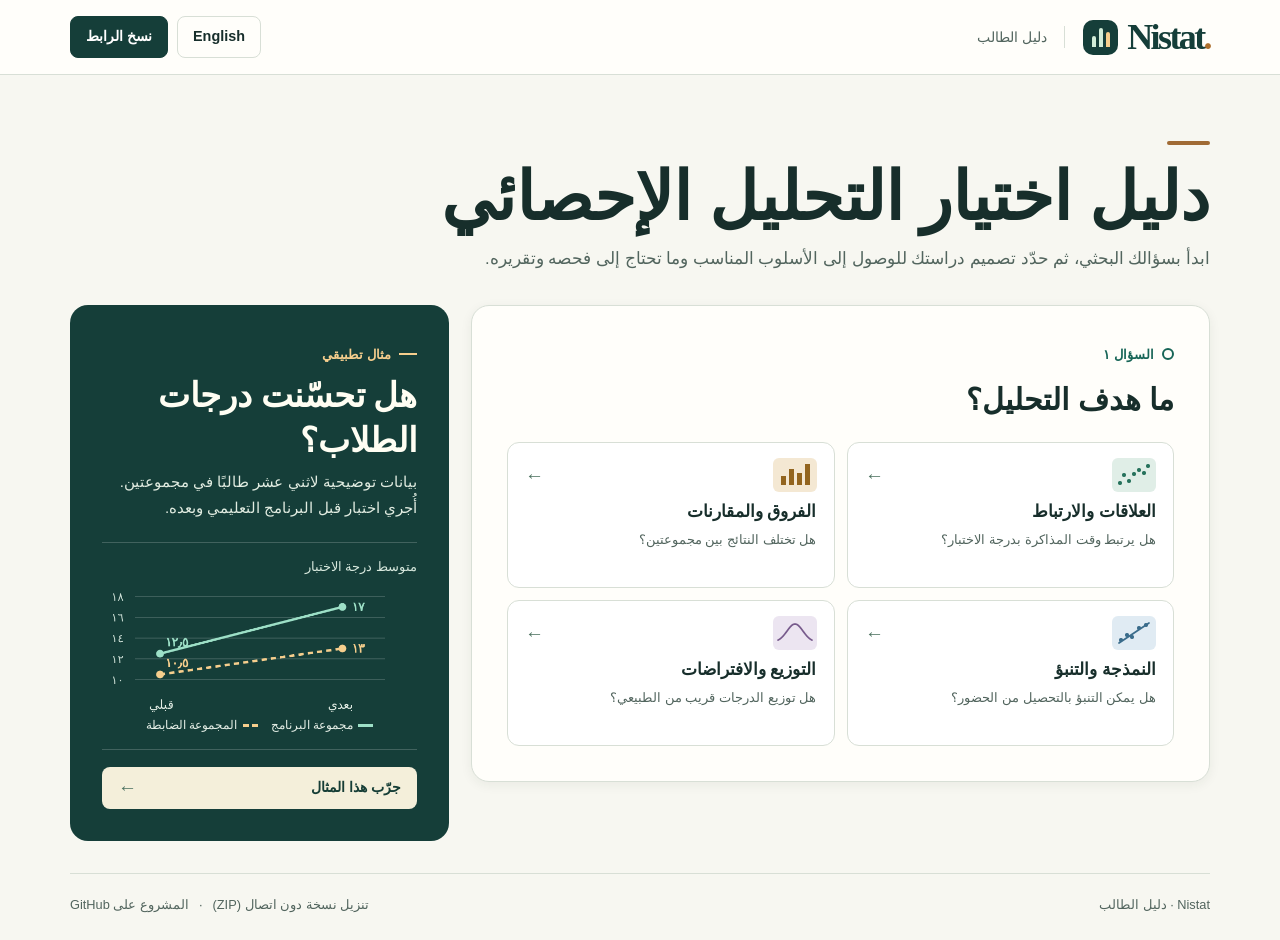
<file: students/index.html>
<!doctype html>
<html lang="ar" dir="rtl">
<head>
  <meta charset="utf-8">
  <meta name="viewport" content="width=device-width, initial-scale=1">
  <meta name="theme-color" content="#f7f7f1">
  <meta name="description" content="دليل نيستات للطلاب لاختيار الأسلوب الإحصائي خطوة بخطوة، بالعربية والإنجليزية.">
  <title>نيستات | دليل الطالب للتحليل الإحصائي</title>
  <style>
:root {
  color-scheme: light;
  --paper: #f7f7f1;
  --surface: #fffefa;
  --ink: #172e2b;
  --muted: #52655e;
  --line: #d8dfd6;
  --teal: #176557;
  --dark: #153e39;
  --aqua: #9de0c7;
  --gold: #f6ce8d;
  --sans: "DM Sans", "Noto Sans Arabic", "Segoe UI", Tahoma, Arial, sans-serif;
  --display: "Noto Naskh Arabic", Georgia, "Times New Roman", serif;
}
* { box-sizing: border-box; }
body { margin: 0; background: var(--paper); color: var(--ink); font: 16px/1.6 var(--sans); }
button, textarea { font: inherit; }
button, a { -webkit-tap-highlight-color: transparent; }
button { color: inherit; cursor: pointer; }
a { color: inherit; text-underline-offset: .2em; }
:focus-visible { outline: 3px solid #bf7526; outline-offset: 4px; }
h1, h2, h3, p, figure, ol { margin: 0; }
.wrap { width: min(1140px, calc(100% - 80px)); margin-inline: auto; }
.topbar { border-bottom: 1px solid var(--line); background: var(--surface); }
.nav, .brand, .nav-actions, .footer, .footer nav, .panel-line, .result-links, .dialog-actions {
  display: flex; align-items: center;
}
.nav { min-height: 74px; gap: 18px; }
.brand { gap: 9px; text-decoration: none; direction: ltr; }
.mark { height: 35px; width: 35px; display: flex; justify-content: center; align-items: flex-end;
  gap: 3px; background: var(--dark); border-radius: 10px; padding: 8px; }
.mark i { background: #d1edd8; border-radius: 2px 2px 0 0; width: 4px; height: 55%; }
.mark i:nth-child(2) { height: 100%; }
.mark i:last-child { height: 75%; background: var(--gold); }
.wordmark { font: 700 36px/.95 Georgia, serif; letter-spacing: -2.6px; color: var(--dark); }
.wordmark span { color: #ac6e2c; }
.product-label { padding-inline-start: 17px; border-inline-start: 1px solid var(--line); color: var(--muted); font-size: .87rem; }
.nav-actions { gap: 9px; margin-inline-start: auto; }
.nav-button, .text-button, .button-solid, .case-action, .reference-link {
  display: inline-flex; align-items: center; justify-content: center; gap: .5rem;
  min-height: 42px; padding: 7px 15px; border-radius: 8px; border: 1px solid var(--line);
  font-size: .9rem; line-height: 1.5; font-weight: 600; background: transparent; text-decoration: none;
}
.nav-button:hover, .text-button:hover, .reference-link:hover { background: #edf2e9; border-color: #a9bcaf; }
.nav-button.share, .button-solid { background: var(--dark); color: #fff; border-color: var(--dark); }
.nav-button.share:hover, .button-solid:hover { background: #21574c; }
.skip-link { position: fixed; z-index: 8; top: 8px; inset-inline-start: 12px; padding: 9px 15px;
  background: white; border: 2px solid var(--teal); transform: translateY(-160%); }
.skip-link:focus { transform: translateY(0); }
.intro { padding-block: clamp(32px, 5.2vw, 66px) 31px; }
.intro::before { content: ""; display: block; width: 43px; height: 4px; margin-block-end: 14px; border-radius: 2px; background: #a06b35; }
.intro h1 { font: 650 clamp(2.65rem, 5.2vw, 4.25rem)/1.18 var(--display); color: var(--ink); }
.intro p { color: var(--muted); max-width: 79ch; margin-block-start: 6px; font-size: 1.04rem; line-height: 1.85; }
[lang="en"] .intro h1 { letter-spacing: -.057em; font-weight: 500; }
.workspace { display: grid; grid-template-columns: minmax(0, 1.95fr) minmax(270px, 1fr); gap: 22px; align-items: start; }
.panel { border: 1px solid var(--line); background: var(--surface); border-radius: 18px; }
.guide-panel { padding: clamp(20px, 2.8vw, 35px); min-width: 0; box-shadow: 0 3px 12px #1c2c2010; }
.panel-line { justify-content: space-between; gap: 10px; margin-bottom: 10px; min-height: 26px; }
.step-tag, .case-label { display: inline-flex; align-items: center; gap: 8px; font-size: .82rem; font-weight: 700; color: var(--teal); }
.step-tag::before { content: ""; height: 8px; width: 8px; border: 2px solid var(--teal); border-radius: 50%; }
h2 { font-size: clamp(1.35rem, 2.5vw, 1.9rem); line-height: 1.45; text-wrap: pretty; }
h2:focus, main:focus { outline: none; }
.choice-grid { margin-top: 21px; display: grid; grid-template-columns: repeat(2, minmax(0,1fr)); gap: 12px; }
.tile, .option {
  background: #fff; border: 1px solid var(--line); border-radius: 12px;
  text-align: start; transition: background .14s, border-color .14s, box-shadow .14s;
}
.tile { min-height: 146px; padding: 15px 17px; display: grid; grid-template-columns: 1fr auto; gap: 4px 12px; align-content: start; }
.tile:hover, .option:hover { border-color: #6f9c87; background: #f4f8f1; box-shadow: 0 2px 6px #1f473411; }
.tile-name { font-size: 1.04rem; font-weight: 700; grid-column: 1/-1; margin-top: 4px; line-height: 1.48; }
.tile-caption { color: var(--muted); font-size: .84rem; line-height: 1.6; grid-column: 1/-1; }
.tile-plot { width: 44px; height: 34px; display: block; border-radius: 6px; }
.arrow { font: 500 19px/1 Arial, sans-serif; display: inline-block; align-self: center; color: #517564; }
[dir="rtl"] .flow-arrow { transform: scaleX(-1); }
.option-list { display: grid; gap: 9px; margin-top: 21px; }
.option { min-height: 54px; display: flex; align-items: center; justify-content: space-between; gap: 15px; padding: 12px 15px; font-weight: 550; }
.quiet { padding: 5px 0; min-height: 40px; border: 0; background: transparent; color: var(--teal); text-decoration: underline;
  text-underline-offset: 4px; font-size: .85rem; font-weight: 600; }
.side-panel { min-width: 0; }
.case { border-radius: 18px; background: var(--dark); color: #fffef3; padding: clamp(22px, 2.6vw, 32px); overflow: hidden; }
.case-label { color: var(--gold); }
.case-label::before { content: ""; display: inline-block; width: 18px; height: 2px; background: var(--gold); }
.case h2 { font: 600 clamp(1.7rem, 2.65vw, 2.22rem)/1.33 var(--display); margin-top: 8px; }
[lang="en"] .case h2 { letter-spacing: -.035em; font-weight: 500; }
.case p { color: #e1ece1; font-size: .94rem; line-height: 1.75; margin-top: 6px; }
.case figure { margin-top: 20px; padding-block: 14px; border-block: 1px solid #ffffff30; }
.case figcaption { font-size: .8rem; color: #d7e8dd; }
.case-chart { width: 100%; height: auto; display: block; margin-top: 6px; }
.legend { display: flex; justify-content: center; flex-wrap: wrap; gap: 4px 13px; color: #e4eee6; font-size: .75rem; }
.legend span { display: inline-flex; align-items: center; gap: 5px; }
.legend i { width: 15px; border-top: 3px solid var(--aqua); }
.legend .control i { border-top: 3px dashed var(--gold); }
.case-action { margin-top: 17px; background: #f4efda; color: #163e36; border-color: transparent; width: 100%; justify-content: space-between; padding: 9px 15px; }
.case-action:hover { background: #fff9e7; }
.trail { padding: 21px 23px; }
.side-panel > * + * { margin-block-start: 15px; }
.trail h2 { font-size: 1.08rem; }
.trail ol { padding-inline-start: 1.5rem; margin-top: 10px; }
.trail li { color: #3c6252; padding-inline-start: 2px; }
.trail li + li { margin-top: 4px; }
.trail a { color: var(--muted); font-size: .86rem; text-decoration-color: #acbfb1; }
.trail a:hover { color: var(--teal); }
.result-why { color: #345950; font-size: 1.04rem; margin-top: 9px; line-height: 1.8; }
.result-block { margin-top: 19px; }
.result-block h3, .example-answer h3 { font-size: 1.02rem; margin-bottom: 3px; }
.result-block p { color: var(--muted); }
.example-answer { border-inline-start: 3px solid #b47b37; background: #f7f1df; padding: 13px 16px; margin-top: 18px; border-radius: 6px; }
.code-box { margin-top: 23px; border: 1px solid var(--line); border-radius: 10px; }
.code-box summary { padding: 11px 15px; cursor: pointer; font-weight: 600; color: var(--teal); }
.code-box .code-body { padding: 0 13px 13px; }
pre { direction: ltr; text-align: left; white-space: pre-wrap; overflow-wrap: anywhere; padding: 12px;
  font: .83rem/1.55 ui-monospace, Consolas, monospace; background: #edf1e9; border-radius: 7px; color: #142f27; }
.result-links { flex-wrap: wrap; gap: 9px; margin-top: 21px; }
.footer { justify-content: space-between; gap: 12px; margin-block: 32px 20px; padding-block-start: 16px;
  border-top: 1px solid var(--line); color: var(--muted); font-size: .8rem; }
.footer nav { flex-wrap: wrap; gap: 10px; }
.footer a { text-decoration: none; padding-block: 5px; }
.footer a:hover { color: var(--teal); text-decoration: underline; }
.notice:not(:empty) { position: fixed; z-index: 10; bottom: 22px; inset-inline-start: 50%; transform: translateX(-50%);
  background: var(--dark); color: white; padding: 8px 18px; border-radius: 8px; box-shadow: 0 3px 14px #172e2b22; }
[dir="rtl"] .notice:not(:empty) { transform: translateX(50%); }
dialog { color: var(--ink); border: 1px solid var(--line); border-radius: 14px; width: min(460px, 92vw); padding: 24px; background: var(--surface); }
dialog::backdrop { background: #152d2980; }
dialog textarea { width: 100%; min-height: 85px; margin: 15px 0; padding: 9px; border: 1px solid var(--line); border-radius: 6px; font: .9rem/1.6 monospace; }
@media (max-width: 850px) {
  .wrap { width: calc(100% - 42px); }
  .workspace { grid-template-columns: minmax(0,1.65fr) minmax(230px,1fr); gap: 14px; }
  .guide-panel, .case { padding: 20px; }
}
@media (max-width: 680px) {
  .wrap { width: calc(100% - 32px); }
  .workspace { grid-template-columns: minmax(0,1fr); }
  .nav { min-height: 62px; gap: 9px; }
  .nav-actions { gap: 5px; }
  .nav-button { min-height: 40px; padding: 5px 10px; font-size: .8rem; }
  .product-label { display: none; }
  .wordmark { font-size: 30px; }
  .mark { width: 31px; height: 31px; padding: 6px; }
  .intro { padding-block: 28px 19px; }
  .intro h1 { font-size: clamp(2.08rem,7.5vw,3rem); }
  .intro p { font-size: .91rem; }
  .guide-panel, .case { padding: 19px; }
  .choice-grid { gap: 9px; margin-top: 14px; }
  .tile { padding: 12px; min-height: 120px; }
  .case-chart { max-height: 175px; }
  .footer { flex-wrap: wrap; margin-block-start: 22px; }
}
@media (max-width: 400px) {
  .wrap { width: calc(100% - 22px); }
  .tile { padding: 10px; }
  .tile-name { font-size: .92rem; }
  .tile-caption { font-size: .76rem; }
}
@media (prefers-reduced-motion: reduce) { *, *::before, *::after { transition: none !important; } }
@media print {
  body { background: white; font-size: 11pt; }
  .wrap { width: 100%; }
  .nav-actions, .intro p, .intro::before, .share, .footer, .result-links, .quiet, .case,
  .code-box button, .skip-link, dialog, .notice, .case-action { display: none !important; }
  .topbar { border-bottom: 1px solid #bbb; }
  .nav { min-height: 44px; }
  .intro { padding: 12px 0; }
  .intro h1 { font-size: 21pt; }
  .workspace { display: block; }
  .guide-panel, .trail { box-shadow: none; border: 0; padding: 10px 0; }
  .result-block, .example-answer, pre { break-inside: avoid; }
  .code-box { border: 0; }
  .trail a { text-decoration: none; }
  .print-reference { overflow-wrap: anywhere; display: block !important; font-size: 9pt; }
}
.print-reference { display: none; }
.tile, .option { color: inherit; text-decoration: none; }
.quiet { display: inline-flex; align-items: center; }
.trail-item { color: var(--muted); font-size: .86rem; }
.intro.compact { padding-block: 26px 20px; }
.intro.compact h1 { font-size: clamp(1.8rem, 3.4vw, 2.65rem); }
.intro.compact p, .intro.compact::before { display: none; }
  </style>
</head>
<body>
  <a id="skip" class="skip-link" href="#main-content">انتقل إلى الدليل</a>
  <header class="topbar">
    <div class="wrap nav">
      <a class="brand" id="home" href="#ar" aria-label="نيستات | البداية">
        <span class="mark" aria-hidden="true"><i></i><i></i><i></i></span>
        <span class="wordmark" lang="en" dir="ltr">Nistat<span>.</span></span>
      </a>
      <span class="product-label" id="product-label">دليل الطالب</span>
      <div class="nav-actions">
        <a id="language" class="nav-button" href="#en" lang="en">English</a>
        <button id="share" class="nav-button share" type="button">نسخ الرابط</button>
      </div>
    </div>
  </header>
  <main id="main-content" class="wrap" tabindex="-1">
    <div id="intro" class="intro">
      <h1 id="page-heading">دليل اختيار التحليل الإحصائي</h1>
      <p id="intro-text">ابدأ بسؤالك البحثي، ثم حدّد تصميم دراستك للوصول إلى الأسلوب المناسب وما تحتاج إلى فحصه وتقريره.</p>
    </div>
    <noscript><p class="panel">يتطلب الدليل تفعيل JavaScript في المتصفح. Enable JavaScript to use the student guide.</p></noscript>
    <div class="workspace">
      <section id="guide-panel" class="panel guide-panel" aria-labelledby="question-title"></section>
      <aside id="side-panel" class="side-panel"></aside>
    </div>
  </main>
  <footer class="wrap footer">
    <span id="footer-name">Nistat · دليل الطالب</span>
    <nav aria-label="روابط الدليل" id="footer-nav">
      <a id="download" href="Nistat-Students.zip" download="Nistat-Students.zip">تنزيل نسخة دون اتصال (ZIP)</a>
      <span aria-hidden="true">·</span>
      <a id="repository" href="https://github.com/Nistat77/Nistat" target="_blank" rel="noopener noreferrer">المشروع على GitHub</a>
    </nav>
  </footer>
  <div id="notice" class="notice" role="status"></div>
  <dialog id="copy-dialog" aria-labelledby="copy-title">
    <h2 id="copy-title"></h2>
    <textarea id="manual-copy" dir="ltr" readonly aria-labelledby="copy-title"></textarea>
    <button id="close-dialog" type="button" class="button-solid"></button>
  </dialog>
  <script id="catalog" type="application/json">
{"questions":{"goal":{"key":"goal","label":{"en":"What is your research question?","ar":"ما هدف التحليل؟"},"choices":{"association":{"to":"variables","label":{"en":"Assess an association","ar":"دراسة علاقة بين متغيرين"}},"comparison":{"to":"design","label":{"en":"Compare groups, occasions or a reference value","ar":"المقارنة بين مجموعات أو قياسات أو بقيمة مرجعية"}},"prediction":{"to":"outcome","label":{"en":"Model or predict an outcome","ar":"نمذجة متغير تابع أو التنبؤ به"}},"distribution":{"to":"diagnostic","label":{"en":"Check a distribution or a model assumption","ar":"فحص توزيع أو أحد افتراضات النموذج"}}}},"variables":{"key":"variables","label":{"en":"Which two variables are recorded for each independent unit?","ar":"ما نوع المتغيرين المقاسين لكل وحدة مستقلة؟"},"choices":{"continuous":{"to":"pattern","label":{"en":"Two quantitative variables","ar":"متغيران كميان"}},"ordinal":{"to":"spearman","label":{"en":"Ordered scores, with a monotonic relationship of interest","ar":"درجات ترتيبية لدراسة علاقة رتيبة (في اتجاه واحد)"}},"categorical":{"to":"table_counts","label":{"en":"Two categorical variables","ar":"متغيران فئويان"}}}},"pattern":{"key":"pattern","label":{"en":"Which pattern do you want to describe?","ar":"ما نمط العلاقة المراد وصفها؟"},"choices":{"linear":{"to":"pearson","label":{"en":"Linear","ar":"خطية"}},"monotonic":{"to":"spearman","label":{"en":"Consistently increasing or decreasing, possibly curved","ar":"متزايدة أو متناقصة في اتجاه واحد وقد تكون منحنية"}},"unknown":{"to":"scatterplot","label":{"en":"Non-monotonic or still unknown","ar":"يتغير اتجاهها أو لم يتضح نمطها بعد"}}}},"table_counts":{"key":"expected","label":{"en":"Are expected cell counts adequate for the chi-squared approximation under independence?","ar":"هل التكرارات المتوقعة تحت فرض الاستقلال كافية لتقريب كاي تربيع؟"},"choices":{"adequate":{"to":"chisq_independence","label":{"en":"Adequate","ar":"كافية"}},"sparse":{"to":"fisher_exact","label":{"en":"Sparse","ar":"منخفضة في بعض الخلايا"}},"unknown":{"to":"inspect_expected","label":{"en":"I need to inspect the expected counts","ar":"أحتاج إلى فحص التكرارات المتوقعة"}}}},"design":{"key":"design","label":{"en":"How were the observations collected?","ar":"كيف جُمعت المشاهدات؟"},"choices":{"one_sample":{"to":"one_target","label":{"en":"One sample against a reference","ar":"عينة واحدة مقارنة بقيمة أو بتوزيع مرجعي"}},"independent_two":{"to":"two_target","label":{"en":"Two independent groups, one observation per person","ar":"مجموعتان مستقلتان وقياس واحد لكل فرد"}},"paired_two":{"to":"paired_target","label":{"en":"Two measurements on the same people or matched pairs","ar":"قياسان للأفراد أنفسهم أو لأزواج متطابقة"}},"independent_many":{"to":"many_target","label":{"en":"Three or more independent groups","ar":"ثلاث مجموعات مستقلة فأكثر"}},"repeated_many":{"to":"repeated_target","label":{"en":"Three or more occasions on the same people","ar":"ثلاثة قياسات فأكثر للأفراد أنفسهم"}},"pre_post":{"to":"pre_post_target","label":{"en":"Two independent groups, each measured before and after on a quantitative outcome","ar":"مجموعتان مستقلتان لكل منهما قياس قبلي وبعدي لنتيجة كمية"}},"factorial":{"to":"factorial_interaction","label":{"en":"Two crossed group factors, testing their interaction on a quantitative outcome","ar":"عاملان فئويان متقاطعان لدراسة تفاعلهما في نتيجة كمية لدى أفراد مستقلين"}}}},"one_target":{"key":"target","label":{"en":"What do you want to compare with the reference?","ar":"ما الذي تريد مقارنته بالمرجع؟"},"choices":{"mean":{"to":"one_sample_t","label":{"en":"A quantitative mean","ar":"متوسط متغير كمي"}},"proportion":{"to":"one_proportion","label":{"en":"A binary outcome proportion","ar":"نسبة حدوث نتيجة ثنائية"}},"frequencies":{"to":"gof_counts","label":{"en":"Counts across several categories","ar":"التكرارات عبر فئات متعددة"}}}},"two_target":{"key":"target","label":{"en":"What differs between the two independent groups?","ar":"ما الذي تريد مقارنته بين المجموعتين المستقلتين؟"},"choices":{"means":{"to":"welch_t","label":{"en":"Quantitative means","ar":"متوسطا متغير كمي"}},"ranks":{"to":"rank_sum","label":{"en":"Ranks or ordered scores","ar":"الرتب أو الدرجات الترتيبية"}},"proportions":{"to":"table_counts","label":{"en":"Category proportions","ar":"نسب الفئات"}}}},"paired_target":{"key":"target","label":{"en":"What contrast within pairs answers your question?","ar":"ما المقارنة التي تجيب عن سؤالك داخل الأزواج؟"},"choices":{"means":{"to":"paired_t","label":{"en":"Mean of the quantitative differences","ar":"متوسط الفروق الكمية"}},"signed_ranks":{"to":"signed_rank","label":{"en":"Location of symmetric differences with meaningful magnitudes","ar":"موقع توزيع فروق متماثلة ذات مقادير قابلة للتفسير"}},"direction":{"to":"sign_test","label":{"en":"Direction of change on an ordered scale","ar":"اتجاه التغير على مقياس ترتيبي"}},"binary":{"to":"mcnemar_exact","label":{"en":"Change in a binary proportion","ar":"التغير في نسبة نتيجة ثنائية"}}}},"many_target":{"key":"target","label":{"en":"What differs across independent groups?","ar":"ما الذي تريد مقارنته بين المجموعات المستقلة؟"},"choices":{"means":{"to":"welch_anova","label":{"en":"Quantitative means","ar":"متوسطات متغير كمي"}},"ranks":{"to":"kruskal","label":{"en":"Ranks or ordered scores","ar":"الرتب أو الدرجات الترتيبية"}},"proportions":{"to":"table_counts","label":{"en":"Category proportions","ar":"نسب الفئات"}}}},"repeated_target":{"key":"target","label":{"en":"What do you compare across occasions?","ar":"ما الذي تريد مقارنته عبر القياسات؟"},"choices":{"means":{"to":"rm_anova","label":{"en":"Quantitative means in a complete repeated-measures design","ar":"متوسطات متغير كمي في تصميم قياسات متكررة مكتمل"}},"ranks":{"to":"friedman","label":{"en":"Within-person ranks in a complete design","ar":"الرتب داخل كل فرد في تصميم مكتمل"}}}},"pre_post_target":{"key":"target","label":{"en":"Which group difference do you want to estimate?","ar":"أي فرق بين المجموعتين تريد تقديره؟"},"choices":{"adjusted_followup":{"to":"ancova","label":{"en":"Difference at follow-up adjusted for baseline","ar":"الفرق في القياس البعدي بعد ضبط القياس القبلي"}},"change":{"to":"change_scores","label":{"en":"Difference in mean change from baseline","ar":"الفرق بين متوسطي التغير من القياس القبلي إلى البعدي"}}}},"outcome":{"key":"outcome","label":{"en":"What kind of outcome are you predicting for each independent unit?","ar":"ما نوع المتغير التابع المراد التنبؤ به لكل وحدة مستقلة؟"},"choices":{"continuous":{"to":"predictors","label":{"en":"Quantitative continuous","ar":"كمي مستمر"}},"binary":{"to":"binary_logit","label":{"en":"Two categories","ar":"ثنائي الفئة"}},"nominal":{"to":"multinomial","label":{"en":"Three or more unordered categories","ar":"ثلاث فئات اسمية غير مرتبة فأكثر"}},"ordinal":{"to":"ordinal_logit","label":{"en":"Three or more ordered categories","ar":"ثلاث فئات مرتبة فأكثر"}},"count":{"to":"poisson","label":{"en":"A non-negative event count","ar":"عدد مرات وقوع حدث"}}}},"predictors":{"key":"predictors","label":{"en":"How many predictors enter the model?","ar":"كم متغيرًا تنبؤيًا يتضمن النموذج؟"},"choices":{"one":{"to":"linear_simple","label":{"en":"One","ar":"واحد"}},"multiple":{"to":"linear_multiple","label":{"en":"Two or more","ar":"اثنان فأكثر"}}}},"diagnostic":{"key":"target","label":{"en":"What would you like to assess?","ar":"ما الذي تريد فحصه؟"},"choices":{"normality":{"to":"normal_quantity","label":{"en":"Normality of observations, paired differences or residuals","ar":"اعتدالية المشاهدات أو الفروق الزوجية أو البواقي"}},"variances":{"to":"variance_shape","label":{"en":"Equality of variances across independent groups","ar":"تساوي التباينات بين مجموعات مستقلة"}},"frequencies":{"to":"gof_counts","label":{"en":"Category frequencies against specified probabilities","ar":"مطابقة تكرارات الفئات لاحتمالات محددة"}},"continuous_cdf":{"to":"cdf_parameters","label":{"en":"Fit to a continuous reference distribution","ar":"المطابقة مع توزيع مرجعي مستمر"}}}},"normal_quantity":{"key":"quantity","label":{"en":"Which values are you checking?","ar":"ما القيم التي ستفحصها؟"},"choices":{"independent":{"to":"normality","label":{"en":"Independent observations or independent within-pair differences","ar":"مشاهدات مستقلة أو فروق زوجية مستقلة بعضها عن بعض"}},"residuals":{"to":"residual_qq","label":{"en":"Residuals from a fitted linear model","ar":"بواقي نموذج خطي مقدّر"}}}},"variance_shape":{"key":"shape","label":{"en":"How well justified is within-group normality?","ar":"ما مدى وجاهة افتراض الاعتدالية داخل كل مجموعة؟"},"choices":{"normal":{"to":"bartlett","label":{"en":"Well justified","ar":"تدعمه طبيعة البيانات"}},"uncertain":{"to":"fligner","label":{"en":"Uncertain or affected by outliers","ar":"غير مؤكد أو توجد قيم متطرفة"}}}},"gof_counts":{"key":"expected","label":{"en":"Are expected counts under the specified probabilities sufficiently large?","ar":"هل تكرارات الفئات المتوقعة وفق الاحتمالات المفترضة كبيرة بما يكفي؟"},"choices":{"adequate":{"to":"chisq_gof","label":{"en":"Yes","ar":"نعم"}},"sparse":{"to":"simulated_gof","label":{"en":"Small expected counts","ar":"توجد تكرارات متوقعة منخفضة"}}}},"cdf_parameters":{"key":"parameters","label":{"en":"How were the reference distribution's parameters obtained?","ar":"كيف حُددت معلمات التوزيع المرجعي؟"},"choices":{"fixed":{"to":"ks_fixed","label":{"en":"Specified independently of this sample","ar":"حُددت بصورة مستقلة عن هذه العينة"}},"fitted":{"to":"fitted_qq","label":{"en":"Estimated from this sample","ar":"قُدّرت من العينة نفسها"}}}}},"methods":{"pearson":{"en":{"method":"Pearson correlation","rationale":"Estimates the direction and strength of a linear association.","checks":"Inspect a scatterplot for curvature and influential points. The usual small-sample test and interval assume independent pairs from a bivariate normal population.","report":"Report r, the number of complete pairs and a confidence interval."},"ar":{"method":"معامل ارتباط بيرسون","rationale":"يقدّر اتجاه العلاقة الخطية وقوتها بين متغيرين كميين.","checks":"افحص شكل الانتشار والنقاط المؤثرة. يفترض الاستدلال المعتاد في العينات الصغيرة استقلال الأزواج واعتدالية التوزيع الثنائي.","report":"أبلغ عن معامل الارتباط وعدد الأزواج المكتملة وفترة الثقة."},"code":"stats::cor.test(x, y, method = \"pearson\")","reference":"https://stat.ethz.ch/R-manual/R-patched/library/stats/html/cor.test.html"},"spearman":{"en":{"method":"Spearman rank correlation","rationale":"Measures whether higher ranks on one variable tend to accompany higher or lower ranks on the other.","checks":"Use independent pairs and an interpretable ordering. Inspect the shape and ties. The example uses an approximate p-value.","report":"Report Spearman's rho, the number of pairs and the direction of association."},"ar":{"method":"معامل ارتباط سبيرمان للرتب","rationale":"يقدّر مدى اقتران الرتب الأعلى في متغير برتب أعلى أو أدنى في المتغير الآخر.","checks":"تحقق من استقلال الأزواج ومن ترتيب الدرجات، وافحص شكل العلاقة والرتب المتعادلة. يستخدم المثال قيمة احتمالية تقريبية.","report":"أبلغ عن معامل سبيرمان وعدد الأزواج واتجاه العلاقة."},"code":"stats::cor.test(x, y, method = \"spearman\", exact = FALSE)","reference":"https://stat.ethz.ch/R-manual/R-patched/library/stats/html/cor.test.html"},"scatterplot":{"en":{"method":"Scatterplot for the form of association","rationale":"A curve can rise and fall even when a single correlation is close to zero.","checks":"Use one point per independent unit and examine the observed range, clusters and influential points.","report":"Describe the shape and identify which part of the curve answers the research question."},"ar":{"method":"مخطط الانتشار لفحص شكل العلاقة","rationale":"قد ترتفع العلاقة ثم تنخفض رغم اقتراب معامل الارتباط من الصفر.","checks":"مثّل كل وحدة مستقلة بنقطة وافحص مدى القيم والتجمعات والنقاط المؤثرة.","report":"صِف شكل العلاقة وحدد الجزء الذي يجيب عن السؤال البحثي."},"code":"graphics::plot(x, y)","reference":"https://stat.ethz.ch/R-manual/R-patched/library/graphics/html/plot.default.html"},"inspect_expected":{"en":{"method":"Inspect expected cell counts","rationale":"Under independence, each expected count is its row total times its column total divided by the sample size.","checks":"Use a two-way frequency table of independent observations with positive margins.","report":"A common guide is at least five expected in every cell of a 2 by 2 table. For larger tables, look for all expected counts at least one and at least 80% of them at least five."},"ar":{"method":"فحص التكرارات المتوقعة في الخلايا","rationale":"تحت فرض الاستقلال يساوي التكرار المتوقع حاصل ضرب مجموع الصف في مجموع العمود مقسومًا على حجم العينة.","checks":"استخدم جدول تكرارات ثنائي المدخل لمشاهدات مستقلة بمجاميع صفوف وأعمدة موجبة.","report":"من القواعد الشائعة أن يبلغ التكرار المتوقع خمسة في كل خلية في جدول ٢ × ٢. في الجداول الأكبر افحص بلوغه واحدًا في كل خلية وخمسة في ٨٠٪ من الخلايا على الأقل."},"code":"outer(rowSums(tab), colSums(tab)) / sum(tab)","reference":"https://stat.ethz.ch/R-manual/R-patched/library/stats/html/fisher.test.html"},"chisq_independence":{"en":{"method":"Pearson chi-squared test of independence","rationale":"Compares observed cell counts with counts expected if the two categorical variables were independent.","checks":"Each independent unit contributes to one cell. Enter the original frequencies and check the expected counts.","report":"Report the table, row or column percentages, chi-squared statistic, degrees of freedom and p-value."},"ar":{"method":"اختبار كاي تربيع للاستقلال","rationale":"يقارن تكرارات الخلايا المشاهدة بالتكرارات المتوقعة عند استقلال المتغيرين الفئويين.","checks":"تسهم كل وحدة مستقلة في خلية واحدة. أدخل التكرارات الأصلية وافحص التكرارات المتوقعة.","report":"اعرض الجدول والنسب الصفية أو العمودية وقيمة كاي تربيع ودرجات الحرية والقيمة الاحتمالية."},"code":"stats::chisq.test(tab, correct = FALSE)","reference":"https://stat.ethz.ch/R-manual/R-patched/library/stats/html/chisq.test.html"},"fisher_exact":{"en":{"method":"Fisher's exact test","rationale":"Tests association in an independent count table by conditioning on its margins.","checks":"Use individual counts with independent units. Exact calculations can be costly for large tables with many categories.","report":"Give the cell counts and exact p-value. For a 2 by 2 table, also report the odds ratio and interval with the category order."},"ar":{"method":"اختبار فيشر الدقيق","rationale":"يفحص العلاقة في جدول تكراري لمشاهدات مستقلة مع تثبيت المجاميع الهامشية.","checks":"أدخل التكرارات لوحدات مستقلة. قد يتطلب الحساب الدقيق وقتًا طويلًا في الجداول الكبيرة متعددة الفئات.","report":"اعرض التكرارات والقيمة الاحتمالية الدقيقة. في جدول ٢ × ٢ أضف نسبة الأرجحية وفترة الثقة وترتيب الفئات."},"code":"stats::fisher.test(tab)","reference":"https://stat.ethz.ch/R-manual/R-patched/library/stats/html/fisher.test.html"},"one_sample_t":{"en":{"method":"One-sample t-test","rationale":"Estimates the difference between a quantitative mean and a prespecified benchmark.","checks":"Use independent observations and justify mean-based inference given the sample size, skew and outliers.","report":"State the benchmark, mean difference, confidence interval, t statistic and degrees of freedom."},"ar":{"method":"اختبار ت لعينة واحدة","rationale":"يقدّر الفرق بين متوسط متغير كمي وقيمة مرجعية محددة مسبقًا.","checks":"تحقق من استقلال المشاهدات وملاءمة الاستدلال على المتوسط في ضوء حجم العينة والالتواء والقيم المتطرفة.","report":"اذكر القيمة المرجعية وفرق المتوسط وفترة ثقته وإحصاء ت ودرجات الحرية."},"code":"stats::t.test(x, mu = reference_value)","reference":"https://stat.ethz.ch/R-manual/R-patched/library/stats/html/t.test.html"},"one_proportion":{"en":{"method":"Exact binomial test for one proportion","rationale":"Compares the chance of a binary event with a specified probability.","checks":"Supply the number of events and independent trials with the same event probability under the null.","report":"Report events, trials, estimated proportion, confidence interval and the reference probability."},"ar":{"method":"اختبار ثنائي الحدين الدقيق لنسبة واحدة","rationale":"يقارن احتمال حدوث نتيجة ثنائية باحتمال مرجعي محدد.","checks":"أدخل عدد مرات وقوع الحدث وعدد المحاولات المستقلة التي تشترك في احتمال الحدث تحت الفرض الصفري.","report":"أبلغ عن العدد والإجمالي والنسبة المقدرة وفترة الثقة والاحتمال المرجعي."},"code":"stats::binom.test(events, trials, p = p0)","reference":"https://stat.ethz.ch/R-manual/R-patched/library/stats/html/binom.test.html"},"welch_t":{"en":{"method":"Welch two-sample t-test","rationale":"Estimates a difference between independent means while allowing unequal variances.","checks":"Use a quantitative outcome and one observation per independent unit. Check skew and influential observations, especially in small groups.","report":"Report both means, their difference in a stated order, the 95% interval and Welch degrees of freedom."},"ar":{"method":"اختبار ت لويلش لعينتين مستقلتين","rationale":"يقدّر الفرق بين متوسطي مجموعتين مستقلتين ويسمح باختلاف تباينيهما.","checks":"استخدم نتيجة كمية وقياسًا واحدًا لكل وحدة مستقلة. افحص الالتواء والمشاهدات المؤثرة، خصوصًا في المجموعات الصغيرة.","report":"اعرض المتوسطين والفرق بترتيب محدد وفترة الثقة ٩٥٪ ودرجات حرية ويلش."},"code":"stats::t.test(score ~ group, data = dat, var.equal = FALSE)","reference":"https://stat.ethz.ch/R-manual/R-patched/library/stats/html/t.test.html"},"paired_t":{"en":{"method":"Paired t-test","rationale":"Estimates the mean within-pair difference and preserves the matching.","checks":"Align values by participant or pair ID. Assess the distribution of the differences and independence across pairs.","report":"Report complete pairs, the mean after-minus-before difference and its 95% confidence interval."},"ar":{"method":"اختبار ت للعينات المرتبطة","rationale":"يقدّر متوسط الفروق داخل الأزواج مع مراعاة الارتباط بين القياسين.","checks":"طابق القيم بمعرّف الفرد أو الزوج. افحص توزيع الفروق واستقلال الأزواج عن بعضها.","report":"أبلغ عن عدد الأزواج المكتملة ومتوسط الفرق (البعدي ناقص القبلي) وفترة ثقته ٩٥٪."},"code":"stats::t.test(after, before, paired = TRUE)","reference":"https://stat.ethz.ch/R-manual/R-patched/library/stats/html/t.test.html"},"rank_sum":{"en":{"method":"Mann–Whitney U / Wilcoxon rank-sum test","rationale":"Compares ranks between two independent groups.","checks":"Use ordered scores with the same coding in both groups. Interpreting the result as a location shift needs comparably shaped distributions.","report":"Report group distributions, sample sizes, the rank-sum statistic and how the p-value was calculated."},"ar":{"method":"اختبار مان–ويتني للرتب","rationale":"يقارن رتب الدرجات بين مجموعتين مستقلتين.","checks":"استخدم درجات مرتبة بترميز موحد في المجموعتين. يتطلب تفسير النتيجة بوصفها إزاحة في الموقع تشابه شكلي التوزيعين.","report":"اعرض توزيعي المجموعتين وحجميهما وإحصاء الرتب وطريقة حساب القيمة الاحتمالية."},"code":"stats::wilcox.test(score ~ group, data = dat)","reference":"https://stat.ethz.ch/R-manual/R-patched/library/stats/html/wilcox.test.html"},"signed_rank":{"en":{"method":"Wilcoxon signed-rank test","rationale":"Uses the signs and ranks of absolute within-pair differences to assess their location.","checks":"Differences must have meaningful magnitudes and a plausibly symmetric distribution. Match observations by ID.","report":"Report complete pairs, direction, and the estimated location shift and interval when estimable."},"ar":{"method":"اختبار ويلكوكسون للرتب الموقعة","rationale":"يستخدم إشارات الفروق داخل الأزواج ورتب مقاديرها المطلقة لفحص موقع التوزيع.","checks":"ينبغي أن يكون لمقادير الفروق معنى وأن يكون توزيعها متماثلًا بصورة معقولة. طابق القياسات بالمعرّف.","report":"أبلغ عن عدد الأزواج المكتملة واتجاه الفرق وتقدير إزاحة الموقع وفترة الثقة عند إمكان تقديرها."},"code":"stats::wilcox.test(after, before, paired = TRUE, conf.int = TRUE)","reference":"https://stat.ethz.ch/R-manual/R-patched/library/stats/html/wilcox.test.html"},"sign_test":{"en":{"method":"Paired sign test","rationale":"Compares the chances of moving up and down among pairs that changed. Only the ordering is required.","checks":"Align complete pairs and use the same ordering at both occasions. Exclude ties from the binomial denominator and record them separately.","report":"Report increases, decreases and ties, and the proportion increasing among changed pairs."},"ar":{"method":"اختبار الإشارة للأزواج","rationale":"يقارن احتمال الارتفاع باحتمال الانخفاض بين الأزواج التي تغيرت، اعتمادًا على ترتيب الفئات.","checks":"طابق الأزواج المكتملة ووحّد ترتيب الفئات في القياسين. استبعد التعادلات من مقام الاختبار وسجّل عددها منفصلًا.","report":"اعرض أعداد الارتفاع والانخفاض والتعادل ونسبة الارتفاع بين الأزواج التي تغيرت."},"code":"up \u003c- sum(after > before, na.rm = TRUE)\ndown \u003c- sum(after \u003c before, na.rm = TRUE)\nif (up + down > 0) stats::binom.test(up, up + down, p = 0.5) else message(\"No changed pairs\")","reference":"https://www.itl.nist.gov/div898/software/dataplot/refman1/auxillar/signtest.htm"},"mcnemar_exact":{"en":{"method":"Exact McNemar test for paired binary outcomes","rationale":"Conditions on discordant pairs to compare the two directions of change.","checks":"Use a 2 by 2 table with before as rows and after as columns, with the same two levels in the same order. Each independent pair contributes once.","report":"Report both discordant cell counts, the paired proportions and the exact p-value. The template's interval describes the direction of change among discordant pairs."},"ar":{"method":"اختبار ماكنيمار الدقيق لنتيجة ثنائية مرتبطة","rationale":"يقارن اتجاهي التغير بالاعتماد على الأزواج التي اختلفت نتيجتها بين القياسين.","checks":"اجعل الصفوف للقياس القبلي والأعمدة للبعدي في جدول ٢ × ٢، بنفس الفئتين والترتيب. يسهم كل زوج مستقل مرة واحدة.","report":"اعرض تكراري الخليتين خارج القطر والنسبتين المرتبطتين والقيمة الاحتمالية الدقيقة. تخص فترة الثقة في القالب اتجاه التغير بين الأزواج التي تغيرت."},"code":"first_to_second \u003c- tab[1, 2]\nchanged \u003c- first_to_second + tab[2, 1]\nif (changed > 0) stats::binom.test(first_to_second, changed, p = 0.5) else message(\"No discordant pairs\")","reference":"https://journal.r-project.org/articles/RJ-2010-008/"},"welch_anova":{"en":{"method":"Welch one-way ANOVA","rationale":"Tests equality of independent group means while allowing unequal variances.","checks":"Check independent units, within-group distributions, outliers and enough observations to estimate each variance.","report":"Report group means, Welch F, degrees of freedom and p-value. Identify any planned or multiplicity-adjusted contrasts."},"ar":{"method":"تحليل التباين الأحادي بطريقة ويلش","rationale":"يفحص تساوي متوسطات المجموعات المستقلة مع السماح باختلاف التباينات.","checks":"تحقق من استقلال الوحدات وتوزيع كل مجموعة والقيم المتطرفة وكفاية المشاهدات لتقدير تباين كل مجموعة.","report":"اعرض متوسطات المجموعات وإحصاء ف لويلش ودرجات الحرية والقيمة الاحتمالية والمقارنات المخططة أو المصححة للتعدد."},"code":"stats::oneway.test(score ~ group, data = dat, var.equal = FALSE)","reference":"https://stat.ethz.ch/R-manual/R-patched/library/stats/html/oneway.test.html"},"kruskal":{"en":{"method":"Kruskal–Wallis rank-sum test","rationale":"Compares the distributions of ordered scores across independent groups using pooled ranks.","checks":"Observations must be independent. A median-shift interpretation requires similarly shaped distributions.","report":"Summarize each distribution and report the omnibus statistic and degrees of freedom."},"ar":{"method":"اختبار كروسكال–واليس للرتب","rationale":"يقارن توزيعات الدرجات المرتبة بين مجموعات مستقلة باستخدام الرتب المجمعة.","checks":"تحقق من استقلال المشاهدات. يتطلب تفسير النتيجة بوصفها اختلافًا في الوسيط تشابه أشكال التوزيعات.","report":"لخّص توزيع كل مجموعة وأبلغ عن إحصاء الاختبار الكلي ودرجات الحرية."},"code":"stats::kruskal.test(score ~ group, data = dat)","reference":"https://stat.ethz.ch/R-manual/R-patched/library/stats/html/kruskal.test.html"},"rm_anova":{"en":{"method":"One-way repeated-measures ANOVA","rationale":"Tests mean differences across occasions while accounting for each person's repeated observations.","checks":"Use one complete observation per person and occasion. Code id and condition as factors. Assess residuals and sphericity for the uncorrected F test.","report":"Report occasion means, the within-person F test and any sphericity correction. Incomplete profiles may call for a mixed model."},"ar":{"method":"تحليل التباين الأحادي للقياسات المتكررة","rationale":"يفحص اختلاف المتوسطات بين المناسبات مع مراعاة تكرار القياس داخل الفرد.","checks":"استخدم قياسًا واحدًا مكتملًا لكل فرد ومناسبة، ورمّز المعرّف والمناسبة كعاملين. افحص البواقي وافتراض الكروية لاختبار ف غير المصحح.","report":"اعرض متوسطات المناسبات واختبار ف داخل الأفراد وأي تصحيح للكروية. قد تلائم النماذج المختلطة الملفات غير المكتملة."},"code":"summary(stats::aov(score ~ condition + Error(id/condition), data = dat))","reference":"https://stat.ethz.ch/R-manual/R-patched/library/stats/html/aov.html"},"friedman":{"en":{"method":"Friedman test","rationale":"Compares occasions by ranking responses within each person or matched block.","checks":"Use a complete block design with one observation per person and occasion, independent blocks, and factor codes for id and condition.","report":"Report the number of complete blocks, occasion summaries, the Friedman statistic and degrees of freedom."},"ar":{"method":"اختبار فريدمان","rationale":"يقارن المناسبات بترتيب الاستجابات داخل كل فرد أو كتلة متطابقة.","checks":"استخدم تصميم كتل مكتملة بقياس واحد لكل فرد ومناسبة وكتل مستقلة، مع ترميز المعرّف والمناسبة كعاملين.","report":"أبلغ عن عدد الكتل المكتملة وملخص كل مناسبة وإحصاء فريدمان ودرجات الحرية."},"code":"stats::friedman.test(score ~ condition | id, data = dat)","reference":"https://stat.ethz.ch/R-manual/R-patched/library/stats/html/friedman.test.html"},"ancova":{"en":{"method":"Baseline-adjusted comparison (ANCOVA)","rationale":"Estimates the between-group difference at follow-up conditional on a common baseline score.","checks":"Use one row per independent participant and a group factor. Check the baseline–follow-up relationship, common slopes and residuals. Nonrandom assignment can leave confounding.","report":"Report the adjusted group contrast, reference group and 95% interval, and describe how missing outcomes were handled."},"ar":{"method":"المقارنة البعدية المضبوطة بالقياس القبلي (تحليل التغاير)","rationale":"تقدّر الفرق البعدي بين المجموعتين عند قيمة قبلية مشتركة.","checks":"استخدم صفًا لكل مشارك مستقل وعرّف المجموعة كعامل. افحص علاقة القبلي بالبعدي وتجانس ميول الانحدار والبواقي. قد تبقى عوامل مربكة عند غياب التخصيص العشوائي.","report":"اعرض فرق المجموعتين المعدّل والمجموعة المرجعية وفترة الثقة ٩٥٪ وطريقة التعامل مع القياسات المفقودة."},"code":"fit \u003c- stats::lm(post ~ pre + group, data = dat)\nsummary(fit)\nstats::confint(fit)","reference":"https://pmc.ncbi.nlm.nih.gov/articles/PMC1121605/"},"change_scores":{"en":{"method":"Welch comparison of individual change scores","rationale":"Estimates the difference between groups in mean after-minus-before change.","checks":"Use aligned pre/post measurements in one row per participant, independent groups and a quantitative scale. Check change-score distributions and missing pairs.","report":"Report mean change in each group and the between-group difference in change with its 95% interval."},"ar":{"method":"اختبار ويلش للمقارنة بين متوسطي التغير","rationale":"يقدّر الفرق بين المجموعتين في متوسط التغير من القياس القبلي إلى البعدي.","checks":"اجمع القياسين لكل مشارك في صف واحد، مع مجموعتين مستقلتين ومقياس كمي. افحص توزيعات التغير والأزواج الناقصة.","report":"اعرض متوسط التغير في كل مجموعة والفرق بين متوسطي التغير وفترة الثقة ٩٥٪."},"code":"stats::t.test(I(post - pre) ~ group, data = dat, var.equal = FALSE)","reference":"https://stat.ethz.ch/R-manual/R-patched/library/stats/html/t.test.html"},"factorial_interaction":{"en":{"method":"Two-way factorial ANOVA for an interaction","rationale":"Tests whether the mean contrast for one factor varies across levels of the other.","checks":"Use independent observations, two crossed factors with observations in each cell and residual variation. Check residual spread and shape.","report":"Report the interaction F test and cell means. Use estimated contrasts and intervals to describe the interaction."},"ar":{"method":"تحليل التباين الثنائي لاختبار التفاعل","rationale":"يختبر ما إذا كان فرق المتوسطات المرتبط بأحد العاملين يتغير عبر مستويات العامل الآخر.","checks":"استخدم مشاهدات مستقلة وعاملين متقاطعين وخلايا ممثلة وتباينًا متبقيًا. افحص تشتت البواقي وشكلها.","report":"اعرض اختبار ف للتفاعل ومتوسطات الخلايا. صِف التفاعل بمقارنات مقدّرة وفترات ثقة."},"code":"additive \u003c- stats::lm(score ~ factor_a + factor_b, data = dat)\nfull \u003c- stats::update(additive, . ~ . + factor_a:factor_b)\nstats::anova(additive, full)","reference":"https://stat.ethz.ch/R-manual/R-patched/library/stats/html/anova.lm.html"},"linear_simple":{"en":{"method":"Simple linear regression","rationale":"Models a continuous outcome using one predictor.","checks":"Check the proposed functional form, independent errors, influential points and the residual spread used for inference.","report":"Report the coefficient and interval. For prediction, assess error on observations held out from fitting."},"ar":{"method":"الانحدار الخطي البسيط","rationale":"ينمذج نتيجة مستمرة باستخدام متغير تنبؤي واحد.","checks":"افحص الشكل الدالي المقترح واستقلال الأخطاء والنقاط المؤثرة وتشتت البواقي المستخدم في الاستدلال.","report":"أبلغ عن المعامل وفترة الثقة. ولغرض التنبؤ قيّم الخطأ على مشاهدات محجوبة عن بناء النموذج."},"code":"stats::lm(y ~ x, data = dat)","reference":"https://stat.ethz.ch/R-manual/R-patched/library/stats/html/lm.html"},"linear_multiple":{"en":{"method":"Multiple linear regression","rationale":"Models a continuous outcome conditional on several predictors.","checks":"Check functional form, residuals, independence, influential observations and collinearity. Choose predictors with the sample size in mind.","report":"Report adjusted coefficients and intervals. For prediction, report out-of-sample error."},"ar":{"method":"الانحدار الخطي المتعدد","rationale":"ينمذج نتيجة مستمرة في ضوء عدة متغيرات تنبؤية معًا.","checks":"افحص الشكل الدالي والبواقي والاستقلال والمشاهدات المؤثرة وتعدد الارتباط الخطي. راعِ حجم العينة عند اختيار المتغيرات.","report":"أبلغ عن المعاملات المعدلة وفترات الثقة، وعند التنبؤ اعرض الخطأ خارج عينة بناء النموذج."},"code":"stats::lm(y ~ x1 + x2, data = dat)","reference":"https://stat.ethz.ch/R-manual/R-patched/library/stats/html/lm.html"},"binary_logit":{"en":{"method":"Binary logistic regression","rationale":"Models the log odds of a specified event and yields predicted event probabilities.","checks":"Code the event explicitly as 1 and its alternative as 0. Check independence, sparse outcomes, separation and the functional form of continuous predictors.","report":"Report the event definition, odds ratios and intervals. Assess calibration and discrimination on validation data."},"ar":{"method":"الانحدار اللوجستي الثنائي","rationale":"ينمذج لوغاريتم أرجحية حدث محدد ويتيح تقدير احتمال وقوعه.","checks":"رمّز الحدث بالواحد والبديل بالصفر. افحص الاستقلال وندرة الأحداث والانفصال والشكل الدالي للمتغيرات الكمية.","report":"حدّد الحدث واعرض نسب الأرجحية وفترات الثقة. قيّم المعايرة والقدرة التمييزية في بيانات التحقق."},"code":"stats::glm(y ~ x, data = dat, family = stats::binomial())","reference":"https://stat.ethz.ch/R-manual/R-patched/library/stats/html/glm.html"},"multinomial":{"en":{"method":"Multinomial logistic regression","rationale":"Models membership probabilities for unordered outcome categories using a reference category.","checks":"Use a factor outcome and choose its reference level. Check category counts, independence and the model's independence-of-irrelevant-alternatives assumption. The template uses nnet.","report":"Name the reference category and report predicted probabilities and validation performance across categories."},"ar":{"method":"الانحدار اللوجستي متعدد الفئات الاسمية","rationale":"ينمذج احتمالات الانتماء لفئات غير مرتبة بالاستعانة بفئة مرجعية.","checks":"عرّف النتيجة كعامل وحدد فئته المرجعية. افحص أعداد الفئات واستقلال المشاهدات وافتراض استقلال البدائل غير ذات الصلة. يستخدم المثال حزمة nnet.","report":"سمِّ الفئة المرجعية واعرض الاحتمالات المتوقعة والأداء في بيانات التحقق عبر الفئات."},"code":"nnet::multinom(y ~ x, data = dat, trace = FALSE)","reference":"https://stat.ethz.ch/R-manual/R-patched/library/nnet/html/multinom.html"},"ordinal_logit":{"en":{"method":"Proportional-odds ordinal logistic regression","rationale":"Uses the ordering of the response categories to model cumulative odds.","checks":"Set y to an ordered factor in the substantive order. Check category counts and whether proportional odds is tenable. The template uses MASS.","report":"Report the category order, common odds ratios with intervals and validation of predicted probabilities."},"ar":{"method":"الانحدار اللوجستي الترتيبي بافتراض تناسب الأرجحيات","rationale":"يستفيد من ترتيب فئات النتيجة لنمذجة الأرجحيات التراكمية.","checks":"عرّف المتغير التابع كعامل مرتب حسب معناه وافحص تكرارات الفئات وملاءمة افتراض تناسب الأرجحيات. يستخدم المثال حزمة MASS.","report":"اعرض ترتيب الفئات ونسب الأرجحية المشتركة وفترات الثقة وتقييم الاحتمالات المتوقعة في بيانات التحقق."},"code":"MASS::polr(y ~ x, data = dat, Hess = TRUE)","reference":"https://stat.ethz.ch/R-manual/R-patched/library/MASS/html/polr.html"},"poisson":{"en":{"method":"Poisson regression for counts","rationale":"Models the expected number of events for each independent unit.","checks":"Use non-negative integer counts. Assess conditional dispersion and excess zeros. When exposure varies, include a log-exposure offset for a rate model.","report":"State the exposure unit, report count or rate ratios with intervals, and assess held-out predictions."},"ar":{"method":"انحدار بواسون للبيانات العددية الحدثية","rationale":"ينمذج العدد المتوقع لمرات وقوع الحدث لكل وحدة مستقلة.","checks":"استخدم أعدادًا صحيحة غير سالبة. افحص التشتت الشرطي وكثرة الأصفار، وأضف لوغاريتم التعرض كحد إزاحة عند اختلاف مدد التعرض لنمذجة المعدل.","report":"حدد وحدة التعرض واعرض نسب الأعداد أو المعدلات وفترات الثقة، وقيّم التنبؤ على بيانات محجوبة."},"code":"stats::glm(y ~ x, data = dat, family = stats::poisson())","reference":"https://stat.ethz.ch/R-manual/R-patched/library/stats/html/family.html"},"normality":{"en":{"method":"Normal Q–Q plot and Shapiro–Wilk test","rationale":"A Q–Q plot shows where a distribution departs from normality. Shapiro–Wilk offers a formal test for an independent sample.","checks":"Use independent values, such as aligned differences from independent pairs. In R the test needs 3–5,000 nonmissing values and nonzero variation.","report":"Describe any tail departures or outliers, the sample size, and W and p if a formal test is appropriate."},"ar":{"method":"مخطط كمي–كمي طبيعي واختبار شابيرو–ويلك","rationale":"يُظهر المخطط مواضع الابتعاد عن الاعتدالية، ويتيح شابيرو–ويلك اختبارًا استدلاليًا لعينة مستقلة.","checks":"استخدم قيمًا مستقلة مثل الفروق داخل أزواج مستقلة. يشترط الاختبار في R من ٣ إلى ٥٠٠٠ قيمة صالحة ذات تباين موجب.","report":"صِف الانحرافات في الأطراف والقيم المتطرفة وحجم العينة، وأبلغ عن W والقيمة الاحتمالية عند ملاءمة الاختبار."},"code":"v \u003c- x[is.finite(x)]\nif (length(v) >= 2L) {\n  stats::qqnorm(v)\n  stats::qqline(v)\n}\nif (length(v) >= 3L && length(v) \u003c= 5000L && diff(range(v)) > 0) stats::shapiro.test(v)","reference":"https://stat.ethz.ch/R-manual/R-patched/library/stats/html/shapiro.test.html"},"residual_qq":{"en":{"method":"Normal Q–Q plot of standardized model residuals","rationale":"Shows departures of the fitted linear model's standardized residuals from a normal reference.","checks":"Supply a fitted linear model. Examine residuals versus fitted values alongside the Q–Q plot for changing spread or curvature.","report":"Describe systematic tail departures and influential cases in the context of the fitted model."},"ar":{"method":"مخطط كمي–كمي طبيعي لبواقي النموذج المعيارية","rationale":"يوضح مواضع ابتعاد البواقي المعيارية للنموذج الخطي عن المرجع الطبيعي.","checks":"استخدم نموذجًا خطيًا مقدّرًا. افحص أيضًا البواقي مقابل القيم المقدّرة للتحقق من تغير التشتت أو وجود انحناء.","report":"صِف الانحرافات المنتظمة في الأطراف والحالات المؤثرة في سياق النموذج."},"code":"graphics::plot(fit, which = 2)","reference":"https://stat.ethz.ch/R-manual/R-patched/library/stats/html/plot.lm.html"},"bartlett":{"en":{"method":"Bartlett test of equal variances","rationale":"Tests whether independent, normally distributed groups share a variance.","checks":"Check within-group normality and independence. The test is sensitive to departures from normality.","report":"Report each group's spread along with the statistic, degrees of freedom and p-value."},"ar":{"method":"اختبار بارتليت لتساوي التباينات","rationale":"يفحص تساوي التباينات في مجموعات مستقلة تتبع توزيعات طبيعية.","checks":"افحص الاعتدالية داخل كل مجموعة واستقلال المشاهدات. يتأثر الاختبار بالابتعاد عن الاعتدالية.","report":"اعرض تشتت كل مجموعة وقيمة الإحصاء ودرجات الحرية والقيمة الاحتمالية."},"code":"stats::bartlett.test(score ~ group, data = dat)","reference":"https://stat.ethz.ch/R-manual/R-patched/library/stats/html/bartlett.test.html"},"fligner":{"en":{"method":"Fligner–Killeen test of equal variances","rationale":"Uses ranks of absolute deviations from group medians and is robust to many departures from normality.","checks":"Use independent groups and inspect their distributions and outliers.","report":"Report group spreads together with the test statistic, degrees of freedom and p-value."},"ar":{"method":"اختبار فلينر–كيلين لتساوي التباينات","rationale":"يعتمد على رتب الانحرافات المطلقة عن وسائط المجموعات ويتسم بالمتانة أمام صور عديدة من الابتعاد عن الاعتدالية.","checks":"استخدم مجموعات مستقلة وافحص توزيعاتها والقيم المتطرفة.","report":"اعرض تشتت كل مجموعة مع قيمة إحصاء الاختبار ودرجات الحرية والقيمة الاحتمالية."},"code":"stats::fligner.test(score ~ group, data = dat)","reference":"https://stat.ethz.ch/R-manual/R-patched/library/stats/html/fligner.test.html"},"chisq_gof":{"en":{"method":"Chi-squared goodness-of-fit test","rationale":"Compares category counts with the expected counts implied by prespecified probabilities.","checks":"Use independent observations, mutually exclusive categories and positive null probabilities in the same order as the counts, summing to one. Inspect sum(counts) * p.","report":"Report the stated probabilities, observed and expected counts, statistic and degrees of freedom."},"ar":{"method":"اختبار كاي تربيع لجودة المطابقة","rationale":"يقارن تكرارات الفئات بالتكرارات المتوقعة وفق احتمالات محددة مسبقًا.","checks":"استخدم مشاهدات مستقلة وفئات متنافية واحتمالات موجبة مرتبة كالتكرارات ومجموعها واحد. افحص حاصل ضرب الإجمالي في احتمال كل فئة.","report":"اعرض الاحتمالات المفترضة والتكرارات المشاهدة والمتوقعة وقيمة الإحصاء ودرجات الحرية."},"code":"stats::chisq.test(counts, p = p)","reference":"https://stat.ethz.ch/R-manual/R-patched/library/stats/html/chisq.test.html"},"simulated_gof":{"en":{"method":"Monte Carlo chi-squared goodness-of-fit test","rationale":"Simulates category counts under the stated probabilities to calibrate the goodness-of-fit statistic.","checks":"Use independent cases and fixed, positive null probabilities in the category order. Choose enough simulations for the needed p-value precision.","report":"Report counts, null probabilities, the simulation count, seed and Monte Carlo p-value."},"ar":{"method":"اختبار جودة المطابقة بمحاكاة مونت كارلو","rationale":"يحاكي تكرارات الفئات وفق الاحتمالات المفترضة لمعايرة إحصاء جودة المطابقة.","checks":"استخدم حالات مستقلة واحتمالات موجبة محددة مسبقًا بترتيب الفئات. اختر عدد محاكاة يتناسب مع دقة القيمة الاحتمالية المطلوبة.","report":"اعرض التكرارات والاحتمالات المفترضة وعدد المحاكاة والبذرة العشوائية والقيمة الاحتمالية بالمحاكاة."},"code":"set.seed(1)\nstats::chisq.test(counts, p = p, simulate.p.value = TRUE, B = 9999)","reference":"https://stat.ethz.ch/R-manual/R-patched/library/stats/html/chisq.test.html"},"ks_fixed":{"en":{"method":"One-sample Kolmogorov–Smirnov test","rationale":"Compares an empirical distribution to a fully specified continuous reference distribution.","checks":"Use independent observations and account for ties from rounding. Replace the example normal CDF and its parameters with your prespecified reference.","report":"State the reference distribution and its parameter values, sample size, D and p-value."},"ar":{"method":"اختبار كولموغوروف–سميرنوف لعينة واحدة","rationale":"يقارن التوزيع التجريبي بتوزيع مرجعي مستمر محدد المعلمات مسبقًا.","checks":"استخدم مشاهدات مستقلة وانتبه لأثر تعادل القيم الناتج عن التقريب. استبدل دالة التوزيع الطبيعي ومعلماتها في المثال بما يوافق مرجعك المحدد مسبقًا.","report":"حدّد التوزيع المرجعي وقيم معلماته وحجم العينة وإحصاء D والقيمة الاحتمالية."},"code":"stats::ks.test(x, \"pnorm\", mean = mu0, sd = sigma0)","reference":"https://stat.ethz.ch/R-manual/R-patched/library/stats/html/ks.test.html"},"fitted_qq":{"en":{"method":"Q–Q plot against the fitted distribution","rationale":"Estimating parameters on the same observations changes the null distribution of the usual one-sample KS statistic.","checks":"Set q_fitted to the quantile function with the fitted parameters. A formal bootstrap test requires simulating from the fitted family and refitting in each replicate.","report":"Describe departures from the reference line and state how the parameters were estimated."},"ar":{"method":"مخطط كمي–كمي مقابل التوزيع المقدّر","rationale":"يغيّر تقدير المعلمات من المشاهدات نفسها التوزيع الصفري المعتاد لإحصاء كولموغوروف–سميرنوف لعينة واحدة.","checks":"عرّف q_fitted كدالة الكميات بالمعلمات المقدّرة. إذا استخدمت اختبار بوتستراب معلميًا فحاكِ التوزيع الملائم وأعد تقدير المعلمات في كل تكرار.","report":"صِف الابتعاد عن الخط المرجعي وحدد طريقة تقدير المعلمات."},"code":"v \u003c- x[is.finite(x)]\nstats::qqplot(q_fitted(stats::ppoints(length(v))), v)\ngraphics::abline(0, 1)","reference":"https://stat.ethz.ch/R-manual/R-patched/library/stats/html/ks.test.html"}},"example":{"n":12,"means":{"control":{"pre":10.5,"post":13},"program":{"pre":12.5,"post":17}},"adjusted":3.25714286,"adjusted_ci":[1.72931546,4.78497025],"gain":2,"gain_ci":[0.0410246,3.9589754]}}
  </script>
  <script>
const exampleBase = ["comparison", "pre_post"];

function routeHash(language, answers, example = false) {
  const path = example ? ["case", ...answers.slice(exampleBase.length)] : answers;
  return "#" + [language, ...path].join("/");
}

function resolveRoute(catalog, hash) {
  const segments = hash.replace(/^#/, "").split("/");
  const language = segments[0] === "en" ? "en" : "ar";
  const example = segments[1] === "case";
  const supplied = example ? [...exampleBase, ...segments.slice(2)] : segments.slice(1);
  let node = "goal";
  const answers = [];
  const trail = [];
  for (const answer of supplied) {
    const question = catalog.questions[node];
    if (!question || !Object.prototype.hasOwnProperty.call(question.choices, answer)) break;
    const choice = question.choices[answer];
    trail.push({ key: question.key, question: question.label, choice: choice.label, answer });
    answers.push(answer);
    node = choice.to;
  }
  return { language, example, answers, trail, node };
}
const catalog = JSON.parse(document.getElementById("catalog").textContent);
const publicGuide = "https://nistat-students.lilacsunbird8.chatgpt.site/";
const wording = {
  ar: {
    title: "دليل اختيار التحليل الإحصائي", subtitle: "ابدأ بسؤالك البحثي، ثم حدّد تصميم دراستك للوصول إلى الأسلوب المناسب وما تحتاج إلى فحصه وتقريره.",
    student: "دليل الطالب", home: "نيستات | البداية", share: "نسخ الرابط", skip: "انتقل إلى الدليل", footer: "روابط الدليل",
    download: "تنزيل نسخة دون اتصال (ZIP)", repository: "المشروع على GitHub", step: "السؤال", recommendation: "الأسلوب المقترح",
    back: "الرجوع", reset: "بدء دراسة جديدة", choices: "اختياراتك", edit: "تعديل الإجابة", check: "قبل استخدام الأسلوب",
    report: "ما الذي تذكره في التقرير؟", code: "عرض قالب R", copyCode: "نسخ كود R", source: "المرجع العلمي",
    print: "طباعة التوصية", openExample: "جرّب هذا المثال", exampleLabel: "مثال تطبيقي", exampleTitle: "هل تحسّنت درجات الطلاب؟",
    exampleText: "بيانات توضيحية لاثني عشر طالبًا في مجموعتين. أُجري اختبار قبل البرنامج التعليمي وبعده.",
    chartTitle: "متوسط درجة الاختبار", program: "مجموعة البرنامج", control: "المجموعة الضابطة", pre: "قبلي", post: "بعدي",
    caseResult: "النتيجة في المثال", interval: "فترة الثقة ٩٥٪", point: "نقطة", programVsControl: "لصالح مجموعة البرنامج",
    adjustedEstimate: "بعد ضبط الدرجة القبلية، بلغ فرق المتوسط البعدي", changeEstimate: "بلغ الفرق بين متوسطي التحسّن",
    copied: "نُسخ الرابط", copiedCode: "نُسخ كود R", manualLink: "انسخ هذا الرابط", manualCode: "انسخ كود R", close: "إغلاق",
    optionTitles: { association: "العلاقات والارتباط", comparison: "الفروق والمقارنات", prediction: "النمذجة والتنبؤ", distribution: "التوزيع والافتراضات" },
    examples: { association: "هل يرتبط وقت المذاكرة بدرجة الاختبار؟", comparison: "هل تختلف النتائج بين مجموعتين؟",
      prediction: "هل يمكن التنبؤ بالتحصيل من الحضور؟", distribution: "هل توزيع الدرجات قريب من الطبيعي؟" }
  },
  en: {
    title: "Find the right analysis for your study", subtitle: "Start with your research question, then describe your study design to find a method, its assumptions and what to report.",
    student: "Student guide", home: "Nistat home", share: "Copy link", skip: "Skip to guide", footer: "Guide links",
    download: "Download for offline use (ZIP)", repository: "Project on GitHub", step: "Question", recommendation: "Recommended approach",
    back: "Back", reset: "Start a new study", choices: "Your choices", edit: "Edit answer", check: "Before you use it",
    report: "What to report", code: "View R template", copyCode: "Copy R code", source: "Method reference",
    print: "Print recommendation", openExample: "Explore this example", exampleLabel: "Worked example", exampleTitle: "Did the students’ scores improve?",
    exampleText: "Illustrative scores for twelve students in two groups, tested before and after a learning program.",
    chartTitle: "Mean test score", program: "Program", control: "Control", pre: "Before", post: "After",
    caseResult: "Result in this example", interval: "95% CI", point: "points", programVsControl: "in favor of the program group",
    adjustedEstimate: "After adjustment for baseline, the difference in follow-up means was", changeEstimate: "The difference in mean improvement was",
    copied: "Link copied", copiedCode: "R code copied", manualLink: "Copy this link", manualCode: "Copy this R code", close: "Close",
    optionTitles: { association: "Association", comparison: "Group differences", prediction: "Prediction", distribution: "Distributions & assumptions" },
    examples: { association: "Does study time relate to exam scores?", comparison: "Do scores differ between two groups?",
      prediction: "Does attendance predict achievement?", distribution: "Are the scores approximately normal?" }
  }
};

const byId = id => document.getElementById(id);
function element(tag, className, text) {
  const node = document.createElement(tag);
  if (className) node.className = className;
  if (text !== undefined) node.textContent = text;
  return node;
}
function link(text, url, className) {
  const anchor = element("a", className, text);
  anchor.href = url;
  return anchor;
}
function button(text, className, action) {
  const control = element("button", className, text);
  control.type = "button";
  control.addEventListener("click", action);
  return control;
}
function arrow() {
  const item = element("span", "arrow flow-arrow", "→");
  item.setAttribute("aria-hidden", "true");
  return item;
}
function number(value, lang, digits = 0) {
  return new Intl.NumberFormat(lang === "ar" ? "ar-EG" : "en", {
    minimumFractionDigits: digits, maximumFractionDigits: digits, useGrouping: false
  }).format(value);
}
function canvasFor(width, height, className) {
  const canvas = element("canvas", className);
  canvas.width = width * 2;
  canvas.height = height * 2;
  const ctx = canvas.getContext("2d");
  if (ctx) ctx.scale(2, 2);
  return { canvas, ctx };
}
function miniPlot(kind) {
  const { canvas, ctx } = canvasFor(44, 34, "tile-plot");
  canvas.setAttribute("aria-hidden", "true");
  if (!ctx) return canvas;
  const palette = { association: ["#e0eee7","#26725c"], comparison: ["#f4e8d3","#93651f"],
    prediction: ["#e0ebf3","#3a6c8b"], distribution: ["#ece5f1","#775a8c"] };
  const [background, ink] = palette[kind];
  ctx.fillStyle = background; ctx.fillRect(0, 0, 44, 34);
  ctx.fillStyle = ink; ctx.strokeStyle = ink; ctx.lineWidth = 1.7; ctx.lineCap = "round";
  if (kind === "comparison") {
    [9,16,12,21].forEach((h,i) => ctx.fillRect(8 + i * 8, 27 - h, 5, h));
  } else if (kind === "distribution") {
    ctx.beginPath();
    for (let x = 5; x <= 39; x++) {
      const y = 26 - 18 * Math.exp(-Math.pow((x - 22) / 8, 2) / 2);
      if (x === 5) ctx.moveTo(x,y); else ctx.lineTo(x,y);
    }
    ctx.stroke();
  } else {
    const dots = kind === "association" ? [[8,25],[12,17],[17,23],[22,16],[27,12],[32,15],[36,8]]
      : [[9,24],[15,19],[20,21],[27,12],[34,9]];
    for (const [x,y] of dots) { ctx.beginPath(); ctx.arc(x,y,2,0,2*Math.PI); ctx.fill(); }
    if (kind === "prediction") { ctx.beginPath(); ctx.moveTo(7,27); ctx.lineTo(37,7); ctx.stroke(); }
  }
  return canvas;
}

function exampleChart(state) {
  const lang = state.language;
  const w = wording[lang];
  const fig = element("figure");
  fig.append(element("figcaption", "", w.chartTitle));
  const { canvas, ctx } = canvasFor(304, 128, "case-chart");
  const means = catalog.example.means;
  const legend = element("div", "legend");
  const description = [];
  for (const series of ["program", "control"]) {
    const item = element("span", series);
    item.append(element("i"), document.createTextNode(w[series]));
    legend.append(item);
    description.push(w[series] + " · " + w.pre + " " + number(means[series].pre,lang,1)
      + " · " + w.post + " " + number(means[series].post,lang,1));
  }
  canvas.setAttribute("role","img");
  canvas.setAttribute("aria-label", w.chartTitle + ". " + description.join(". "));
  fig.append(canvas, legend);
  if (!ctx) { fig.append(element("p","",description.join(" · "))); return fig; }
  const x0 = 56, x1 = 232;
  const yAt = score => 103 - (score - 9) * 10;
  ctx.font = '11px Tahoma, Arial, sans-serif'; ctx.lineWidth = 1;
  for (const score of [10, 12, 14, 16, 18]) {
    const y = yAt(score);
    ctx.strokeStyle = "#ffffff2c"; ctx.beginPath(); ctx.moveTo(32,y); ctx.lineTo(273,y); ctx.stroke();
    ctx.fillStyle = "#ccded5"; ctx.textAlign = "center"; ctx.fillText(number(score,lang),15,y+4);
  }
  for (const series of ["program","control"]) {
    const data = means[series], color = series === "program" ? "#9de0c7" : "#f6ce8d";
    ctx.strokeStyle = color; ctx.fillStyle = color; ctx.lineWidth = 2.4;
    ctx.setLineDash(series === "control" ? [5,4] : []);
    ctx.beginPath(); ctx.moveTo(x0,yAt(data.pre)); ctx.lineTo(x1,yAt(data.post)); ctx.stroke(); ctx.setLineDash([]);
    for (const [x,y] of [[x0,yAt(data.pre)],[x1,yAt(data.post)]]) {
      ctx.beginPath(); ctx.arc(x,y,3.8,0,2*Math.PI); ctx.fill();
    }
    ctx.font = "bold 12px Tahoma, Arial, sans-serif"; ctx.textAlign = "start"; ctx.direction = "ltr";
    ctx.fillText(number(data.post,lang), x1+9, yAt(data.post)+4);
    ctx.fillText(number(data.pre,lang,1), x0+5, yAt(data.pre)-7);
  }
  ctx.textAlign = "center"; ctx.font = "12px Tahoma, Arial, sans-serif"; ctx.fillStyle = "#e4eee6";
  ctx.fillText(w.pre,x0,121); ctx.fillText(w.post,x1,121);
  return fig;
}

function casePanel(state) {
  const w = wording[state.language];
  const card = element("section","case");
  card.append(element("span","case-label",w.exampleLabel), element("h2","",w.exampleTitle),
    element("p","",w.exampleText), exampleChart(state));
  if (!state.example) {
    const start = link(w.openExample, routeHash(state.language, exampleBase, true), "case-action");
    start.append(arrow()); card.append(start);
  }
  return card;
}
function trailPanel(state) {
  const lang = state.language, w = wording[lang];
  const trail = element("section", "panel trail");
  trail.append(element("h2","",w.choices));
  const list = element("ol");
  state.trail.forEach((entry, index) => {
    const row = element("li");
    // The two built-in choices describe the teaching case itself.
    if (state.example && index < exampleBase.length) {
      row.append(element("span","trail-item",entry.choice[lang]));
    } else {
      const edit = link(entry.choice[lang],routeHash(lang,state.answers.slice(0,index),state.example));
      edit.setAttribute("aria-label", w.edit + " · " + entry.choice[lang]);
      row.append(edit);
    }
    list.append(row);
  });
  trail.append(list);
  return trail;
}
function topLine(state, text) {
  const w = wording[state.language], line = element("div", "panel-line");
  line.append(element("span","step-tag",text));
  if (state.answers.length) {
    const back = state.example && state.answers.length === exampleBase.length
      ? routeHash(state.language, []) : routeHash(state.language, state.answers.slice(0,-1), state.example);
    line.append(link(w.back, back, "quiet"));
  }
  return line;
}
function titleHeading(text) {
  const title = element("h2","",text);
  title.id = "question-title"; title.tabIndex = -1;
  return title;
}
function renderQuestion(state, question) {
  const lang = state.language, w = wording[lang], root = state.node === "goal";
  const items = element("div",root ? "choice-grid" : "option-list");
  for (const [key, choice] of Object.entries(question.choices)) {
    const item = link("",routeHash(lang,[...state.answers,key],state.example), root ? "tile" : "option");
    if (root) {
      item.append(miniPlot(key), arrow(), element("span","tile-name",w.optionTitles[key]),
        element("span","tile-caption",w.examples[key]));
    } else { item.append(element("span","",choice.label[lang]), arrow()); }
    items.append(item);
  }
  byId("guide-panel").replaceChildren(topLine(state, w.step + " " + number(state.trail.length+1,lang)),
    titleHeading(question.label[lang]), items);
}

function exampleAnswer(id, lang) {
  const data = catalog.example, w = wording[lang], adjusted = id === "ancova";
  const estimate = adjusted ? data.adjusted : data.gain;
  const ci = adjusted ? data.adjusted_ci : data.gain_ci;
  const box = element("div","example-answer");
  const summary = element("p");
  const bounds = element("bdi","",number(ci[0],lang,2) + " – " + number(ci[1],lang,2));
  bounds.dir = "ltr";
  summary.append(document.createTextNode((adjusted ? w.adjustedEstimate : w.changeEstimate)+" "),
    element("strong","",number(estimate,lang,2)+" "+w.point), document.createTextNode(" "+w.programVsControl+" ("+w.interval+" "),
    bounds, document.createTextNode(")."));
  box.append(element("h3","",w.caseResult),summary);
  return box;
}
function renderMethod(state, method) {
  const lang = state.language, w = wording[lang], content = method[lang], panel = byId("guide-panel");
  panel.replaceChildren(topLine(state,w.recommendation),titleHeading(content.method),element("p","result-why",content.rationale));
  if (state.example) panel.append(exampleAnswer(state.node,lang));
  for (const [heading,field] of [[w.check,"checks"],[w.report,"report"]]) {
    const block = element("section","result-block");
    block.append(element("h3","",heading),element("p","",content[field])); panel.append(block);
  }
  const details = element("details","code-box");
  const body = element("div","code-body");
  const pre = element("pre"); pre.append(element("code","",method.code));
  body.append(pre,button(w.copyCode,"text-button",() => copyText(method.code,w.copiedCode,w.manualCode)));
  details.append(element("summary","",w.code),body); panel.append(details);
  const actions = element("div","result-links");
  const reference = link(w.source+" ↗",method.reference,"reference-link");
  reference.target = "_blank"; reference.rel = "noopener noreferrer";
  actions.append(reference,button(w.print,"text-button",() => window.print()),link(w.reset,routeHash(lang,[]),"quiet"));
  panel.append(actions,element("p","print-reference",w.source+" · "+method.reference));
}

let noticeTimer;
function notify(message) {
  clearTimeout(noticeTimer); byId("notice").textContent = message;
  noticeTimer = setTimeout(() => { byId("notice").textContent = ""; }, 2600);
}
async function copyText(value, success, fallback) {
  try {
    await navigator.clipboard.writeText(value);
    notify(success);
  } catch {
    byId("copy-title").textContent = fallback;
    byId("manual-copy").value = value;
    byId("copy-dialog").showModal();
    byId("manual-copy").focus(); byId("manual-copy").select();
  }
}
function render(focus = false) {
  const state = resolveRoute(catalog,window.location.hash);
  const lang = state.language, w = wording[lang], other = lang === "ar" ? "en" : "ar";
  const canonical = routeHash(lang,state.answers,state.example);
  if (location.hash && location.hash !== canonical) history.replaceState(null,"",canonical);
  document.documentElement.lang = lang;
  document.documentElement.dir = lang === "ar" ? "rtl" : "ltr";
  const labels = { "page-heading":w.title, "intro-text":w.subtitle, "product-label":w.student,
    "skip":w.skip, "share":w.share, "download":w.download, "repository":w.repository,
    "footer-name":"Nistat · "+w.student, "close-dialog":w.close };
  for (const [id,label] of Object.entries(labels)) byId(id).textContent = label;
  byId("footer-nav").setAttribute("aria-label",w.footer);
  byId("home").setAttribute("aria-label",w.home); byId("home").href = routeHash(lang,[]);
  const switcher = byId("language");
  switcher.href = routeHash(other,state.answers,state.example); switcher.lang = other;
  switcher.textContent = other === "en" ? "English" : "العربية";
  const offline = location.protocol === "file:";
  byId("download").hidden = offline;
  byId("download").nextElementSibling.hidden = offline;
  byId("intro").classList.toggle("compact",state.answers.length > 0);
  const question = catalog.questions[state.node];
  if (question) renderQuestion(state,question); else renderMethod(state,catalog.methods[state.node]);
  const side = byId("side-panel"); side.replaceChildren();
  if (!state.answers.length || state.example) side.append(casePanel(state));
  if (state.trail.length) side.append(trailPanel(state));
  const title = byId("question-title");
  document.title = (question ? w.title : catalog.methods[state.node][lang].method) + " | Nistat";
  if (focus) {
    title.focus({preventScroll:true});
    const position = byId("guide-panel").getBoundingClientRect().top;
    if (position < 0 || position > innerHeight*.65) byId("guide-panel").scrollIntoView({block:"start"});
  }
}

byId("share").addEventListener("click",() => {
  const state = resolveRoute(catalog,location.hash), w = wording[state.language];
  const url = new URL(location.protocol === "file:" ? publicGuide : location.href);
  url.search = ""; url.hash = routeHash(state.language,state.answers,state.example);
  copyText(url.href,w.copied,w.manualLink);
});
byId("close-dialog").addEventListener("click",() => byId("copy-dialog").close());
byId("skip").addEventListener("click",event => {
  event.preventDefault(); byId("main-content").focus(); byId("main-content").scrollIntoView();
});
let printDetails;
window.addEventListener("beforeprint",() => {
  const details = document.querySelector(".code-box");
  if (details) { printDetails = details.open; details.open = true; }
});
window.addEventListener("afterprint",() => {
  const details = document.querySelector(".code-box");
  if (details && printDetails !== undefined) details.open = printDetails;
  printDetails = undefined;
});
window.addEventListener("hashchange",() => render(true));
render();
  </script>
</body>
</html>
</file>
